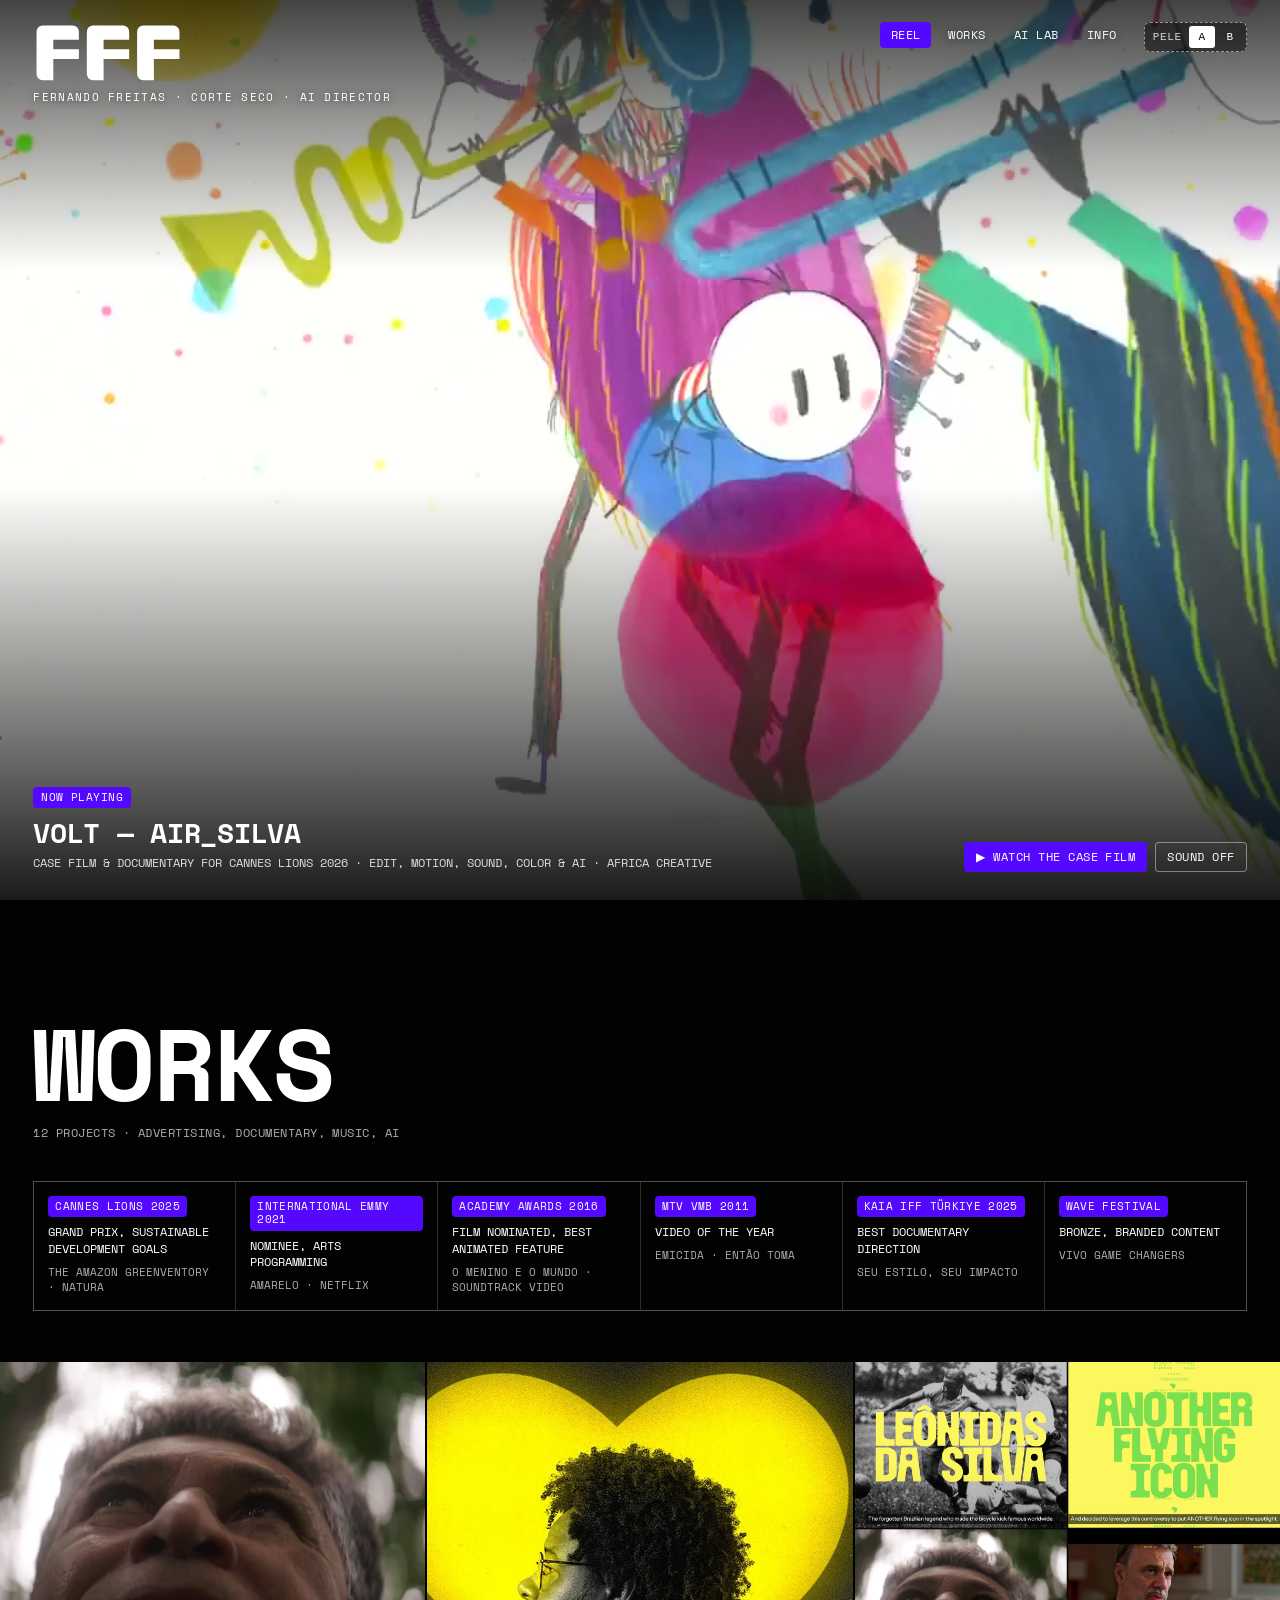
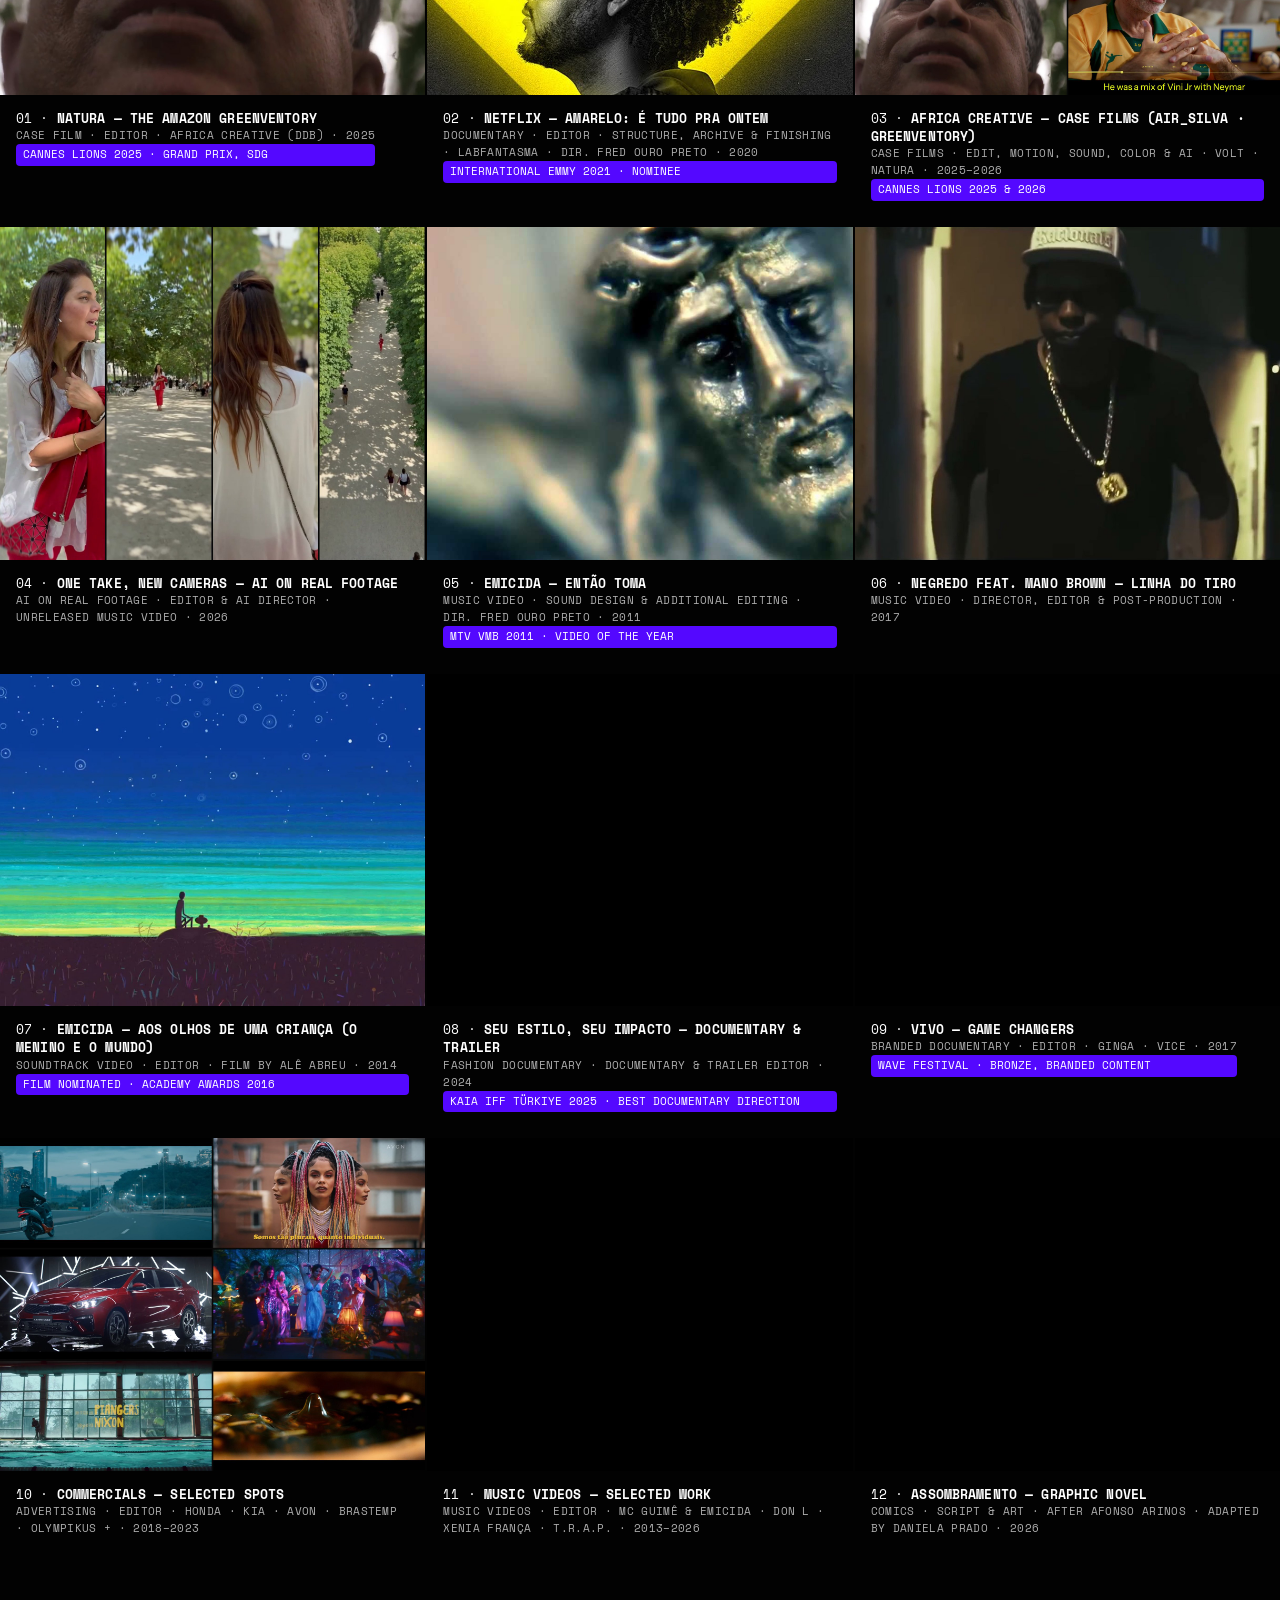
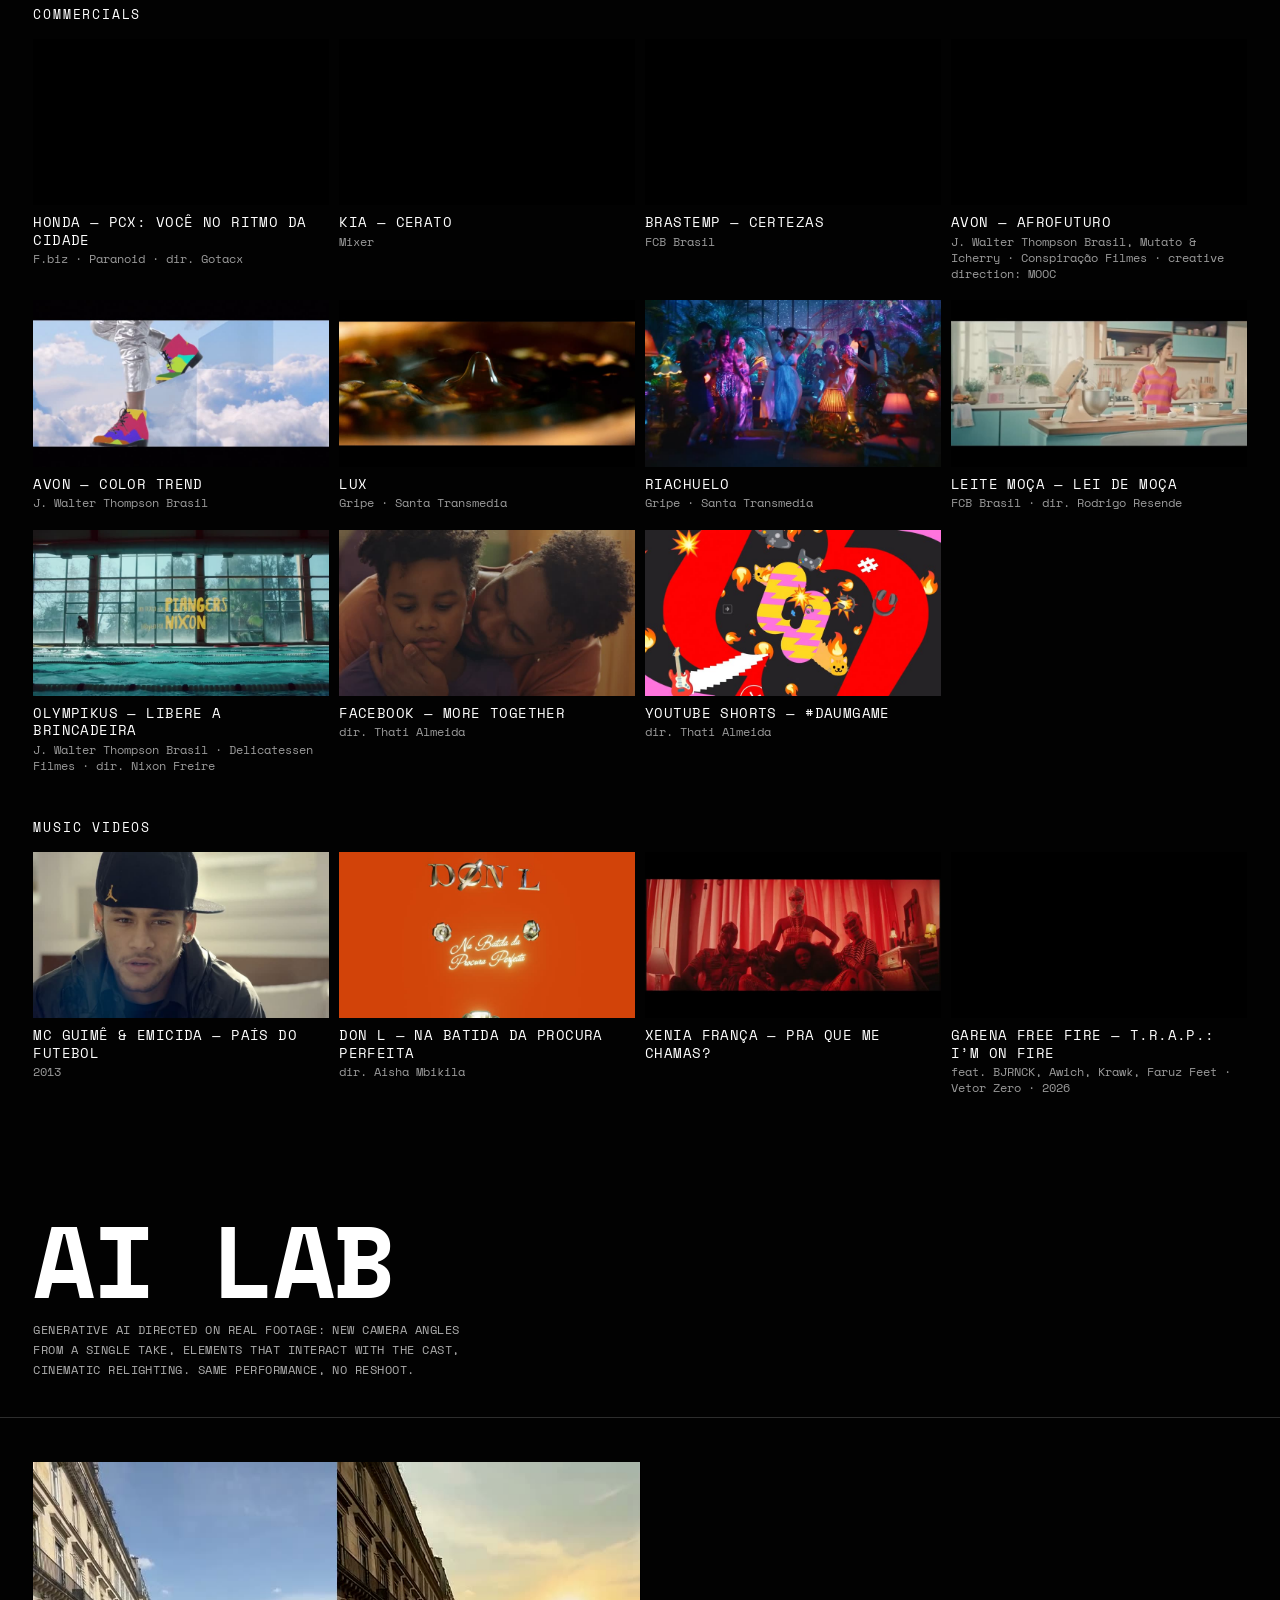
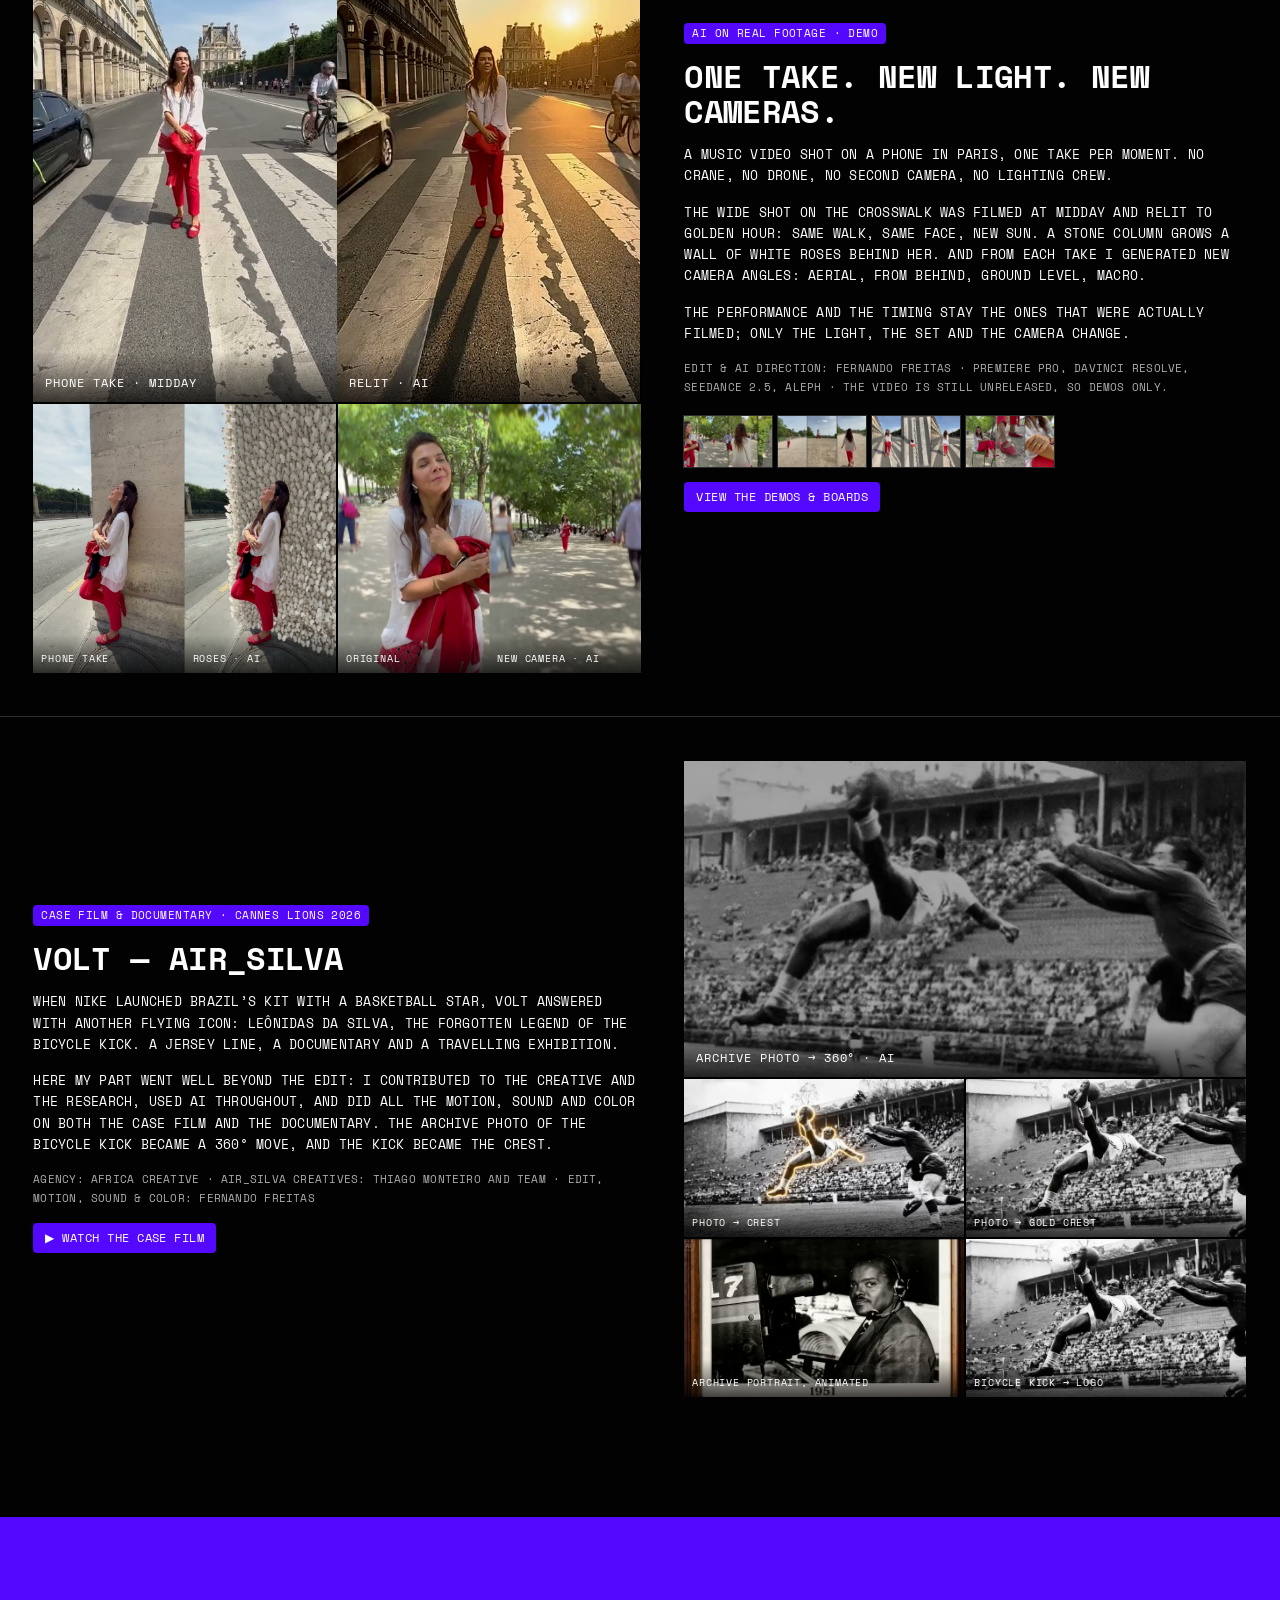
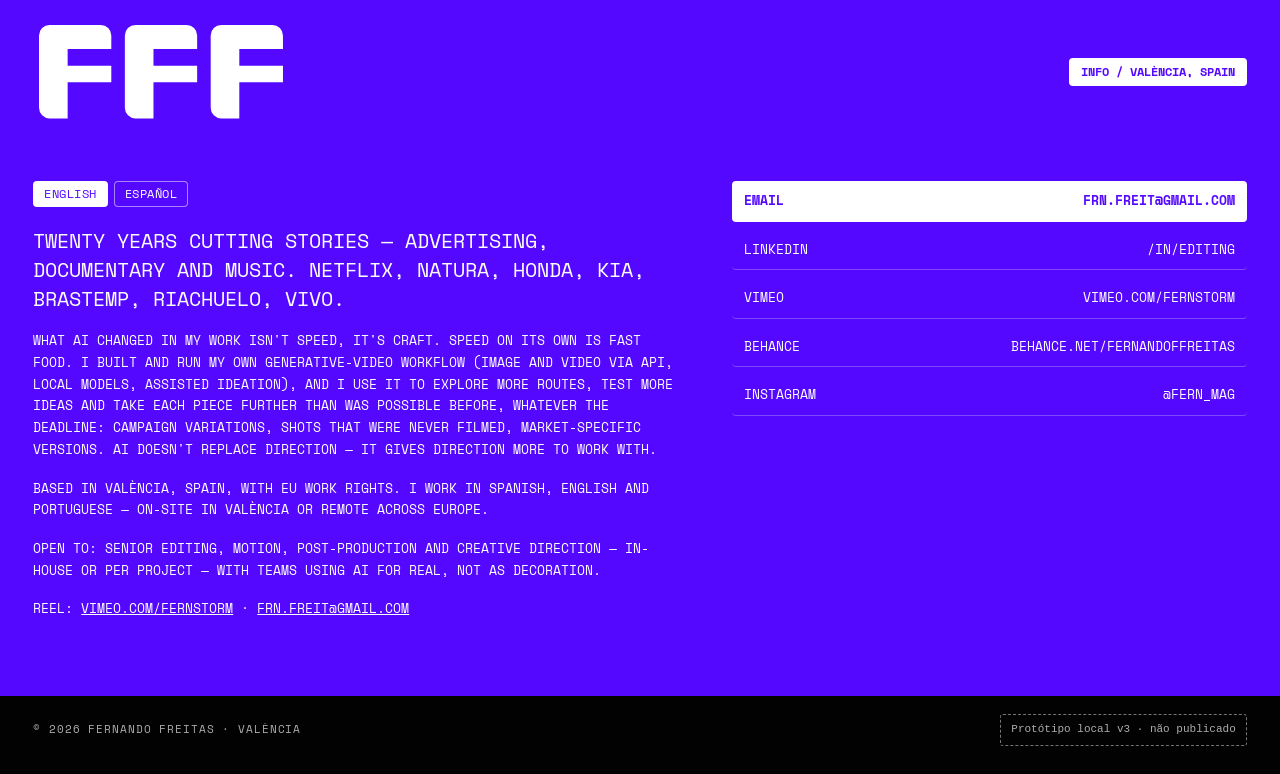
<file: index.html>
<!doctype html>
<html lang="en" data-skin="fff">
<head>
<meta charset="utf-8">
<meta name="viewport" content="width=device-width, initial-scale=1, viewport-fit=cover">
<title>Fernando Freitas — Senior Editor &amp; Creative Director</title>
<meta name="description" content="Fernando Freitas, senior editor and creative director based in València. Advertising, documentary and music for Netflix, Natura and Emicida, with an own generative-AI video pipeline.">
<!-- Protótipo local: tirar o noindex quando for publicar -->
<meta name="robots" content="noindex">
<meta name="theme-color" content="#020202">
<link rel="icon" href="data:image/svg+xml,%3Csvg xmlns='http://www.w3.org/2000/svg' viewBox='0 0 64 64'%3E%3Crect width='64' height='64' rx='10' fill='%230C0D10'/%3E%3Cpath d='M20 12h28v10H31v9h13v10H31v11H20z' fill='%23F3EEE4'/%3E%3C/svg%3E">
<script>
/* Pele antes da primeira pintura: ?skin=fff|storm tem prioridade, depois a última escolha. */
(function () {
  try {
    var q = new URLSearchParams(location.search).get('skin');
    var s = q || localStorage.getItem('ff-skin');
    if (s === 'fff' || s === 'storm') document.documentElement.setAttribute('data-skin', s);
  } catch (e) {}
})();
</script>
<link rel="preconnect" href="https://fonts.googleapis.com">
<link rel="preconnect" href="https://fonts.gstatic.com" crossorigin>
<link rel="stylesheet" href="https://fonts.googleapis.com/css2?family=Big+Shoulders+Display:wght@700;800&family=Hanken+Grotesk:wght@400;500;600&family=Space+Mono:wght@400;700&display=swap">
<link rel="stylesheet" href="css/site.css?v=1113f">
</head>
<body>
<a class="skip" href="#works">Skip to works</a>

<header class="top" id="top">
  <a class="brand" href="#reel" aria-label="Fernando Freitas, back to the reel">
    <!-- Pele A: logo FFF em bloco -->
    <span class="brand-fff">
      <svg class="fff-logo" viewBox="0 0 340 140" aria-hidden="true" focusable="false"><use href="#fff-mark"/></svg>
      <span class="brand-sub">Fernando Freitas · Corte Seco · AI Director</span>
    </span>
    <!-- Pele B: assinatura Tempestade (mesmas proporções do banner do LinkedIn) -->
    <span class="brand-storm">
      <span class="lockup" aria-hidden="true">
        <svg class="lockup-name" viewBox="0 0 945 128" focusable="false"><text x="0" y="126" textLength="945" lengthAdjust="spacing">FERNANDO FREITAS</text></svg>
        <svg class="lockup-sig" viewBox="0 0 945 30" focusable="false"><text x="1" y="27" textLength="943" lengthAdjust="spacing">SENIOR EDITOR <tspan class="slash">/</tspan> CREATIVE DIRECTOR <tspan class="slash">/</tspan> AI VIDEO PIPELINE</text></svg>
      </span>
    </span>
  </a>
  <nav class="nav" aria-label="Sections">
    <a href="#reel">Reel</a>
    <a href="#works">Works</a>
    <a href="#ailab">AI Lab</a>
    <a href="#info">Info</a>
  </nav>
  <div class="skin" role="group" aria-label="Pele do protótipo">
    <span class="skin-label" aria-hidden="true">Pele</span>
    <button type="button" data-set-skin="fff" title="Pele A · FFF" aria-label="Pele A, FFF">A</button>
    <button type="button" data-set-skin="storm" title="Pele B · Tempestade" aria-label="Pele B, Tempestade">B</button>
  </div>
</header>

<main>
  <h1 class="sr">Fernando Freitas — Senior Editor &amp; Creative Director</h1>

  <!-- REEL: filme em tela cheia -->
  <section class="hero" id="reel" aria-label="Reel">
    <video class="hero-video" id="heroVideo" autoplay muted loop playsinline preload="metadata" poster="assets/hero/hero_select_poster.jpg">
      <source src="assets/hero/hero_select_mobile.mp4" type="video/mp4" media="(max-width: 720px)">
      <source src="assets/hero/hero_select.mp4" type="video/mp4">
    </video>
    <div class="hero-hud">
      <div class="hero-now">
        <span class="tag">Now playing</span>
        <h2 class="hero-title" id="heroTitle">Volt — Air_Silva</h2>
        <p class="hero-credit" id="heroCredit">Case film &amp; documentary for Cannes Lions 2026 · Edit, motion, sound, color &amp; AI · Africa Creative</p>
      </div>
      <div class="hero-actions">
        <button type="button" class="btn btn-solid" id="heroOpen" data-open="3">▶ Watch the case film</button>
        <button type="button" class="btn btn-ghost" id="heroSound" aria-pressed="false" aria-label="Turn the film sound on">Sound off</button>
        <button type="button" class="btn btn-ghost" id="heroToggle" hidden aria-label="Pause the background film">Pause</button>
      </div>
    </div>
    <!-- Pele B: régua da timeline com o raio como agulha, andando com o filme -->
    <div class="hero-ruler" aria-hidden="true">
      <svg class="needle" viewBox="0 0 28 70" focusable="false">
        <path d="M6 0h16v10l-8 9-8-9z"/>
        <path class="needle-line" d="M14 18v16l-8 13 15-4-7 14v13" fill="none"/>
      </svg>
    </div>
  </section>

  <!-- WORKS -->
  <section class="sec works" id="works" aria-labelledby="worksTitle">
    <div class="sec-head">
      <h2 id="worksTitle">Works</h2>
      <p>12 projects · advertising, documentary, music, AI</p>
    </div>
    <ul class="awards" id="awards" aria-label="Awards and recognition"></ul>
    <ol class="grid" id="grid"></ol>
    <div id="selects"></div>
  </section>

  <!-- AI LAB -->
  <section class="sec ailab" id="ailab" aria-labelledby="labTitle">
    <div class="sec-head">
      <h2 id="labTitle">AI Lab</h2>
      <p>Generative AI directed on real footage: new camera angles from a single take, elements that interact with the cast, cinematic relighting. Same performance, no reshoot.</p>
    </div>

    <article class="lab">
      <div class="lab-media lab-stack">
        <button type="button" class="lab-fig lab-fig--main" data-open="4" data-item="0" aria-label="Open the relight demo: same take, new light">
          <video class="lab-v" muted loop playsinline preload="none" poster="assets/ailab/vitoria_relight.jpg" data-src="assets/ailab/vitoria_relight.mp4" width="900" height="800"></video>
          <span class="lab-ab" aria-hidden="true"><span>Phone take · midday</span><span>Relit · AI</span></span>
        </button>
        <button type="button" class="lab-fig" data-open="4" data-item="1" aria-label="Open the roses demo: a column that blooms">
          <video class="lab-v" muted loop playsinline preload="none" poster="assets/ailab/vitoria_roses.jpg" data-src="assets/ailab/vitoria_roses.mp4" width="900" height="800"></video>
          <span class="lab-ab" aria-hidden="true"><span>Phone take</span><span>Roses · AI</span></span>
        </button>
        <button type="button" class="lab-fig" data-open="4" data-item="2" aria-label="Open the new cameras demo">
          <video class="lab-v" id="labLoop" muted loop playsinline preload="none" poster="assets/ailab/onetake_original_x_ai_poster.jpg" data-src="assets/ailab/onetake_original_x_ai.mp4" width="800" height="720"></video>
          <span class="lab-ab" aria-hidden="true"><span>Original</span><span>New camera · AI</span></span>
        </button>
      </div>
      <div class="lab-text">
        <span class="tag">AI on real footage · demo</span>
        <h3>One Take. New Light. New Cameras.</h3>
        <p>A music video shot on a phone in Paris, one take per moment. No crane, no drone, no second camera, no lighting crew.</p>
        <p>The wide shot on the crosswalk was filmed at midday and relit to golden hour: same walk, same face, new sun. A stone column grows a wall of white roses behind her. And from each take I generated new camera angles: aerial, from behind, ground level, macro.</p>
        <p>The performance and the timing stay the ones that were actually filmed; only the light, the set and the camera change.</p>
        <p class="fine">Edit &amp; AI direction: Fernando Freitas · Premiere Pro, DaVinci Resolve, Seedance 2.5, Aleph · The video is still unreleased, so demos only.</p>
        <div class="lab-boards" id="labBoards" aria-label="Boards, one per take"></div>
        <button type="button" class="btn btn-solid" data-open="4">View the demos &amp; boards</button>
      </div>
    </article>

    <article class="lab lab--flip">
      <div class="lab-media lab-stack">
        <button type="button" class="lab-fig lab-fig--main lab-fig--wide" data-open="3" data-item="0" aria-label="Open the Air_Silva case film">
          <video class="lab-v" muted loop playsinline preload="none" poster="assets/ailab/silva_360.jpg" data-src="assets/ailab/silva_360.mp4" width="960" height="540"></video>
          <span class="lab-ab lab-ab--one" aria-hidden="true"><span>Archive photo → 360° · AI</span></span>
        </button>
        <button type="button" class="lab-fig lab-fig--wide" data-open="3" data-item="0" aria-label="Open the Air_Silva case film">
          <video class="lab-v" muted loop playsinline preload="none" poster="assets/ailab/silva_a1.jpg" data-src="assets/ailab/silva_a1.mp4" width="640" height="360"></video>
          <span class="lab-ab lab-ab--one" aria-hidden="true"><span>Photo → crest</span></span>
        </button>
        <button type="button" class="lab-fig lab-fig--wide" data-open="3" data-item="0" aria-label="Open the Air_Silva case film">
          <video class="lab-v" muted loop playsinline preload="none" poster="assets/ailab/silva_a2.jpg" data-src="assets/ailab/silva_a2.mp4" width="640" height="360"></video>
          <span class="lab-ab lab-ab--one" aria-hidden="true"><span>Photo → gold crest</span></span>
        </button>
        <button type="button" class="lab-fig lab-fig--wide" data-open="3" data-item="0" aria-label="Open the Air_Silva case film">
          <video class="lab-v" muted loop playsinline preload="none" poster="assets/ailab/silva_a3.jpg" data-src="assets/ailab/silva_a3.mp4" width="640" height="360"></video>
          <span class="lab-ab lab-ab--one" aria-hidden="true"><span>Archive portrait, animated</span></span>
        </button>
        <button type="button" class="lab-fig lab-fig--wide" data-open="3" data-item="0" aria-label="Open the Air_Silva case film">
          <video class="lab-v" muted loop playsinline preload="none" poster="assets/ailab/silva_a4.jpg" data-src="assets/ailab/silva_a4.mp4" width="640" height="360"></video>
          <span class="lab-ab lab-ab--one" aria-hidden="true"><span>Bicycle kick → logo</span></span>
        </button>
      </div>
      <div class="lab-text">
        <span class="tag">Case film &amp; documentary · Cannes Lions 2026</span>
        <h3>Volt — Air_Silva</h3>
        <p>When Nike launched Brazil’s kit with a basketball star, Volt answered with another flying icon: Leônidas da Silva, the forgotten legend of the bicycle kick. A jersey line, a documentary and a travelling exhibition.</p>
        <p>Here my part went well beyond the edit: I contributed to the creative and the research, used AI throughout, and did all the motion, sound and color on both the case film and the documentary. The archive photo of the bicycle kick became a 360° move, and the kick became the crest.</p>
        <p class="fine">Agency: Africa Creative · Air_Silva creatives: Thiago Monteiro and team · Edit, motion, sound &amp; color: Fernando Freitas</p>
        <button type="button" class="btn btn-solid" data-open="3">▶ Watch the case film</button>
      </div>
    </article>
  </section>

  <!-- INFO: sem retrato de propósito (foto oficial em aberto) -->
  <section class="sec info" id="info" aria-labelledby="infoTitle">
    <div class="info-top">
      <h2 id="infoTitle" class="sr">Info</h2>
      <div class="info-mark" aria-hidden="true">
        <svg class="fff-logo" viewBox="0 0 340 140" focusable="false"><use href="#fff-mark"/></svg>
        <span class="lockup">
          <svg class="lockup-name" viewBox="0 0 945 128" focusable="false"><text x="0" y="126" textLength="945" lengthAdjust="spacing">FERNANDO FREITAS</text></svg>
          <svg class="lockup-sig" viewBox="0 0 945 30" focusable="false"><text x="1" y="27" textLength="943" lengthAdjust="spacing">SENIOR EDITOR <tspan class="slash">/</tspan> CREATIVE DIRECTOR <tspan class="slash">/</tspan> AI VIDEO PIPELINE</text></svg>
        </span>
      </div>
      <span class="chip">Info / València, Spain</span>
    </div>

    <div class="info-grid">
      <div class="about">
        <div class="lang" role="group" aria-label="About language">
          <button type="button" data-lang="en" aria-pressed="true">English</button>
          <button type="button" data-lang="es" aria-pressed="false">Español</button>
        </div>

        <div class="about-text" data-lang-panel="en" lang="en">
          <p class="lead">Twenty years cutting stories — advertising, documentary and music. Netflix, Natura, Honda, Kia, Brastemp, Riachuelo, VIVO.</p>
          <p>What AI changed in my work isn't speed, it's craft. Speed on its own is fast food. I built and run my own generative-video workflow (image and video via API, local models, assisted ideation), and I use it to explore more routes, test more ideas and take each piece further than was possible before, whatever the deadline: campaign variations, shots that were never filmed, market-specific versions. AI doesn't replace direction — it gives direction more to work with.</p>
          <p>Based in València, Spain, with EU work rights. I work in Spanish, English and Portuguese — on-site in València or remote across Europe.</p>
          <p>Open to: senior editing, motion, post-production and creative direction — in-house or per project — with teams using AI for real, not as decoration.</p>
          <p>Reel: <a href="https://vimeo.com/fernstorm" target="_blank" rel="noopener">vimeo.com/fernstorm</a> · <a href="mailto:frn.freit@gmail.com">frn.freit@gmail.com</a></p>
        </div>

        <div class="about-text" data-lang-panel="es" lang="es" hidden>
          <p class="lead">Monto historias desde hace 20 años. Publicidad, documental y música: Netflix, Natura, Honda, Kia, Brastemp, Riachuelo, VIVO.</p>
          <p>Lo que la IA cambió en mi trabajo no es la velocidad, es el oficio. La velocidad sola es comida rápida. Trabajo con un flujo propio de vídeo generativo (imagen y vídeo por API, modelos locales, ideación asistida), montado y afinado por mí, y lo uso para explorar más caminos, probar más ideas y llevar cada pieza más lejos de lo que antes era posible, sea cual sea el plazo: variaciones de campaña, planos que no se rodaron, versiones por mercado. La IA no sustituye la dirección; le da más con qué trabajar.</p>
          <p>Vivo en València desde 2026, con derecho a trabajar en la UE (régimen comunitario). Trabajo en español, inglés y portugués, presencial en València o en remoto para Europa.</p>
          <p>Busco: edición sénior, motion, postproducción y dirección creativa — in-house o por proyecto — en equipos que quieran usar IA en serio y no como adorno.</p>
          <p>Reel: <a href="https://vimeo.com/fernstorm" target="_blank" rel="noopener">vimeo.com/fernstorm</a> · <a href="mailto:frn.freit@gmail.com">frn.freit@gmail.com</a></p>
        </div>
      </div>

      <ul class="contact" aria-label="Contact and links">
        <li class="hi"><a href="mailto:frn.freit@gmail.com"><span>Email</span><span>frn.freit@gmail.com</span></a></li>
        <li><a href="https://www.linkedin.com/in/editing" target="_blank" rel="noopener"><span>LinkedIn</span><span>/in/editing</span></a></li>
        <li><a href="https://vimeo.com/fernstorm" target="_blank" rel="noopener"><span>Vimeo</span><span>vimeo.com/fernstorm</span></a></li>
        <li><a href="https://www.behance.net/fernandoffreitas" target="_blank" rel="noopener"><span>Behance</span><span>behance.net/fernandoffreitas</span></a></li>
        <li><a href="https://www.instagram.com/fern_mag" target="_blank" rel="noopener"><span>Instagram</span><span>@fern_mag</span></a></li>
      </ul>
    </div>
  </section>
</main>

<footer class="foot">
  <span>© 2026 Fernando Freitas · València</span>
  <span class="proto-note">Protótipo local v3 · não publicado</span>
</footer>

<!-- Player: abre o vídeo (Vimeo, YouTube ou arquivo local) ou as imagens de cada projeto -->
<dialog class="player" id="player" aria-labelledby="pTitle">
  <div class="player-bar">
    <span class="player-count" id="pCount"></span>
    <div class="player-nav">
      <button type="button" class="btn btn-ghost" id="pPrev" aria-label="Previous project">←</button>
      <button type="button" class="btn btn-ghost" id="pNext" aria-label="Next project">→</button>
      <button type="button" class="btn btn-solid" id="pClose" autofocus>Close ✕</button>
    </div>
  </div>
  <div class="player-body">
    <div class="player-stage">
      <div class="stage" id="pStage"></div>
      <p class="proto" id="pProto" hidden></p>
    </div>
    <aside class="player-info">
      <p class="p-kind" id="pKind"></p>
      <h2 id="pTitle"></h2>
      <p class="p-meta" id="pMeta"></p>
      <p class="p-award" id="pAward"></p>
      <ol class="p-list" id="pList"></ol>
      <div class="p-desc" id="pDesc"></div>
      <p class="p-credits" id="pCredits"></p>
      <div class="p-links" id="pLinks"></div>
    </aside>
  </div>
</dialog>

<!-- Marca FFF (monolito do estudo do Gemini), uma vez só; os logos usam <use> -->
<svg width="0" height="0" style="position:absolute" aria-hidden="true" focusable="false">
  <symbol id="fff-mark" viewBox="0 0 340 140">
    <path fill="currentColor" d="M22 8h68a14 14 0 0 1 14 14v18H46v22h58v22H46v48H22a14 14 0 0 1-14-14V22A14 14 0 0 1 22 8zM136 8h68a14 14 0 0 1 14 14v18h-58v22h58v22h-58v48h-24a14 14 0 0 1-14-14V22a14 14 0 0 1 14-14zM250 8h68a14 14 0 0 1 14 14v18h-58v22h58v22h-58v48h-24a14 14 0 0 1-14-14V22a14 14 0 0 1 14-14z"/>
  </symbol>
</svg>

<script src="js/data.js?v=1113f" defer></script>
<script src="js/site.js?v=1113f" defer></script>
</body>
</html>
</file>
<file: css/site.css>
/* Fernando Freitas — site v3 (protótipo local)
   Uma estrutura, duas peles trocadas por html[data-skin]:
     fff   = Pele A, protótipo do Gemini (logo FFF, mono em caixa alta, roxo #5408FF)
     storm = Pele B, identidade "Tempestade" do LinkedIn (Knockout, grafite, amarelo #FFD21F)
   Ordem do arquivo: fontes · tokens das peles · base · cabeçalho · hero · seções · works · ai lab · info · player. */

/* ---------- Fontes ----------
   Knockout está instalada neste Mac: aqui entra por local(). Para publicar precisa de licença de webfont;
   sem ela, cai em Big Shoulders Display (Google Fonts). */
@font-face { font-family: "Knockout 68"; src: local("Knockout-HTF68-FullFeatherwt"), local("Knockout HTF68-FullFeatherwt"); font-display: swap; }
@font-face { font-family: "Knockout 50"; src: local("Knockout-HTF50-Welterweight"), local("Knockout HTF50-Welterweight"); font-display: swap; }

/* ---------- Tokens ---------- */
:root {
  --pad: clamp(16px, 2.6vw, 36px);
  --r: 4px;
  --ease: cubic-bezier(.2, .7, .2, 1);
  --head: 72px;
}
/* Pele A: a cor de destaque troca a cada filme da abertura: azul, amarelo, vermelho. */
html[data-skin="fff"][data-tone="1"] { --accent: #FFD21F; --on-accent: #0b0b0b; }
html[data-skin="fff"][data-tone="2"] { --accent: #FF2A1C; --on-accent: #ffffff; }
html[data-skin="fff"][data-tone="3"] { --accent: #00D7FF; --on-accent: #0b0b0b; }
html[data-skin="fff"][data-tone="4"] { --accent: #FF6EC4; --on-accent: #0b0b0b; }
html[data-skin="fff"][data-tone="5"] { --accent: #FF8A00; --on-accent: #0b0b0b; }
html[data-skin="fff"][data-tone="6"] { --accent: #B4FF3B; --on-accent: #0b0b0b; }
html[data-skin="fff"] {
  --bg: #020202; --bg2: #0c0c0f; --fg: #ffffff;
  --muted: rgba(255, 255, 255, .68); --dim: rgba(255, 255, 255, .45);
  --line: rgba(255, 255, 255, .17);
  --accent: #5408FF; --on-accent: #ffffff;
  --focus: #ffffff;
  --info-bg: var(--accent); --info-fg: var(--on-accent);
  --f-display: "OCR A Std", "ocr-a-std", "Space Mono", "PT Mono", ui-monospace, Menlo, monospace;
  --f-label: var(--f-display);
  --f-body: var(--f-display);
}
html[data-skin="storm"] {
  --bg: #0C0D10; --bg2: #15171C; --fg: #F3EEE4;
  --muted: #A8A296; --dim: #6B675F;
  --line: rgba(243, 238, 228, .14);
  --accent: #FFD21F; --on-accent: #0C0D10;
  --focus: #FFD21F;
  --info-bg: #15171C; --info-fg: #F3EEE4;
  --f-display: "Knockout 68", "Big Shoulders Display", "Arial Narrow", Impact, sans-serif;
  --f-label: "Knockout 50", "Big Shoulders Display", "Arial Narrow", sans-serif;
  --f-body: "Hanken Grotesk", system-ui, -apple-system, "Helvetica Neue", Arial, sans-serif;
}

/* ---------- Base ---------- */
*, *::before, *::after { box-sizing: border-box; }
html { -webkit-text-size-adjust: 100%; scroll-behavior: smooth; background: var(--bg); }
html:has(dialog[open]) { overflow: hidden; }
body {
  margin: 0; background: var(--bg); color: var(--fg);
  font-family: var(--f-body); font-size: 16px; line-height: 1.5;
  -webkit-font-smoothing: antialiased; overflow-x: hidden;
}
h1, h2, h3, p, ul, ol { margin: 0; padding: 0; font-weight: inherit; font-size: inherit; }
ul, ol { list-style: none; }
img, video { display: block; max-width: 100%; }
a { color: inherit; }
button { font: inherit; color: inherit; background: none; border: 0; padding: 0; margin: 0; cursor: pointer; text-align: inherit; border-radius: 0; }
:focus-visible { outline: 2px solid var(--focus); outline-offset: 3px; }
.sr { position: absolute; width: 1px; height: 1px; overflow: hidden; clip-path: inset(50%); white-space: nowrap; }
.skip { position: fixed; left: 12px; top: -80px; z-index: 100; background: var(--accent); color: var(--on-accent); padding: 10px 14px; border-radius: var(--r); text-decoration: none; }
.skip:focus { top: 12px; }
@media (prefers-reduced-motion: reduce) {
  html { scroll-behavior: auto; }
  *, *::before, *::after { transition-duration: .01ms !important; animation-duration: .01ms !important; }
}

/* Botões */
.btn { display: inline-flex; align-items: center; justify-content: center; gap: 8px; white-space: nowrap; text-transform: uppercase; line-height: 1; text-decoration: none; transition: opacity .15s, background .15s, color .15s, box-shadow .15s; }
[data-skin="fff"] .btn { padding: 9px 12px; border-radius: var(--r); font-size: 12px; letter-spacing: .04em; }
[data-skin="fff"] .btn-solid { background: var(--accent); color: var(--on-accent); }
[data-skin="fff"] .btn-ghost { box-shadow: inset 0 0 0 1px rgba(255, 255, 255, .42); }
[data-skin="fff"] .btn:hover { opacity: .84; }
[data-skin="storm"] .btn { padding: 12px 17px 10px; border-radius: 3px; font-family: var(--f-label); font-size: 16px; letter-spacing: .14em; }
[data-skin="storm"] .btn-solid { background: var(--accent); color: var(--on-accent); }
[data-skin="storm"] .btn-solid:hover { background: var(--fg); }
[data-skin="storm"] .btn-ghost { box-shadow: inset 0 0 0 1px rgba(243, 238, 228, .42); color: var(--fg); }
[data-skin="storm"] .btn-ghost:hover { box-shadow: inset 0 0 0 1px var(--accent); color: var(--accent); }

/* Etiqueta curta acima dos títulos */
[data-skin="fff"] .tag { display: inline-block; background: var(--accent); color: var(--on-accent); padding: 4px 8px; border-radius: var(--r); font-size: 11px; line-height: 1.2; text-transform: uppercase; letter-spacing: .04em; }
[data-skin="storm"] .tag { display: inline-flex; align-items: center; gap: 9px; font-family: var(--f-label); font-size: 15px; line-height: 1.1; letter-spacing: .16em; text-transform: uppercase; color: var(--accent); }
[data-skin="storm"] .tag::before { content: ""; flex: none; width: 8px; height: 8px; background: var(--accent); }

/* Avisos que só existem no protótipo */
.proto, .proto-note { font: 11px/1.45 ui-monospace, Menlo, monospace; letter-spacing: 0; text-transform: none; color: var(--muted); border: 1px dashed var(--dim); padding: 7px 10px; border-radius: 3px; }

/* ---------- Cabeçalho ---------- */
.top {
  position: fixed; inset: 0 0 auto 0; z-index: 50;
  display: grid; grid-template-columns: auto 1fr auto auto; grid-template-areas: "brand . nav skin";
  align-items: start; column-gap: 16px;
  padding: 22px var(--pad) 16px; color: #fff;
  transition: padding .25s var(--ease);
  pointer-events: none;
}
.top > * { pointer-events: auto; }
.top::before { content: ""; position: absolute; inset: 0; z-index: -1; background: var(--bg); border-bottom: 1px solid var(--line); opacity: 0; transition: opacity .25s; }
.top.is-solid { padding-block: 12px 10px; }
.top.is-solid::before { opacity: .96; }

.brand { grid-area: brand; display: block; text-decoration: none; color: inherit; min-width: 0; }
.brand-fff, .brand-storm { display: none; }
[data-skin="fff"] .brand-fff { display: grid; gap: 7px; }
[data-skin="storm"] .brand-storm { display: block; }

.fff-logo { display: block; width: 150px; aspect-ratio: 340 / 140; height: auto; transition: width .25s var(--ease); }
.brand-sub { font-size: 11px; line-height: 1.2; letter-spacing: .12em; text-transform: uppercase; text-shadow: 0 1px 8px rgba(0, 0, 0, .7); }
.top.is-solid .fff-logo { width: 88px; }
.top.is-solid .brand-sub { display: none; }

/* Assinatura Tempestade: mesma proporção do banner do LinkedIn (gen.py) */
.lockup { --lw: 300px; display: grid; gap: calc(var(--lw) * .034); width: var(--lw); transition: width .25s var(--ease); }
.lockup svg { display: block; width: 100%; height: auto; overflow: visible; }
.lockup-name text { font-family: var(--f-display); font-size: 176px; fill: var(--fg); }
.lockup-sig text { font-family: var(--f-label); font-size: 37px; fill: var(--muted); }
.lockup .slash { fill: var(--accent); }
.top .lockup-sig text { fill: #cdc7ba; }
.top.is-solid .lockup { --lw: 176px; }
.top.is-solid .lockup-sig { display: none; }

.nav { grid-area: nav; display: flex; gap: 6px; align-items: center; }
.nav a { display: block; text-decoration: none; text-transform: uppercase; white-space: nowrap; }
[data-skin="fff"] .nav a { padding: 7px 11px; border-radius: var(--r); font-size: 12px; line-height: 1; letter-spacing: .04em; text-shadow: 0 1px 8px rgba(0, 0, 0, .6); }
[data-skin="fff"] .nav a:hover { opacity: .82; }
[data-skin="fff"] .nav a.is-active { background: var(--accent); color: var(--on-accent); text-shadow: none; }
[data-skin="storm"] .nav { gap: 24px; margin-right: 6px; }
[data-skin="storm"] .nav a { font-family: var(--f-label); font-size: 17px; line-height: 1; letter-spacing: .15em; padding: 7px 0 5px; border-bottom: 2px solid transparent; color: var(--fg); text-shadow: 0 1px 10px rgba(0, 0, 0, .55); transition: color .15s, border-color .15s; }
[data-skin="storm"] .nav a:hover { color: var(--accent); }
[data-skin="storm"] .nav a.is-active { border-bottom-color: var(--accent); }

/* Troca de pele: controle do protótipo, neutro nas duas peles */
.skin { grid-area: skin; display: flex; align-items: center; gap: 2px; padding: 3px; border: 1px dashed rgba(255, 255, 255, .5); border-radius: 6px; background: rgba(0, 0, 0, .5); font: 11px/1 ui-monospace, Menlo, monospace; text-transform: uppercase; letter-spacing: .06em; color: #fff; }
.skin-label { padding: 0 5px 0 5px; opacity: .78; }
.skin button { min-width: 26px; height: 22px; border-radius: 3px; text-align: center; }
.skin button:hover { background: rgba(255, 255, 255, .18); }
.skin button[aria-pressed="true"] { background: #fff; color: #000; }

/* ---------- Hero: filme em tela cheia ---------- */
.hero { position: relative; height: 100vh; height: 100svh; min-height: 520px; background: #000; overflow: hidden; color: #fff; }
.hero-video { position: absolute; inset: 0; width: 100%; height: 100%; object-fit: cover; }
.hero::after { content: ""; position: absolute; inset: 0; pointer-events: none; background: linear-gradient(180deg, rgba(2, 2, 2, .74) 0%, rgba(2, 2, 2, 0) 30%, rgba(2, 2, 2, 0) 54%, rgba(2, 2, 2, .9) 100%); }
.hero-hud { position: absolute; z-index: 2; left: var(--pad); right: var(--pad); bottom: 28px; display: flex; justify-content: space-between; align-items: flex-end; gap: 18px 32px; flex-wrap: wrap; }
.hero-now { min-width: 0; max-width: min(100%, 940px); }
.hero-actions { display: flex; gap: 8px; flex-wrap: wrap; }

[data-skin="fff"] .hero-title { margin-top: 9px; font-size: clamp(18px, 2.2vw, 28px); font-weight: 700; line-height: 1.15; text-transform: uppercase; letter-spacing: -.01em; }
[data-skin="fff"] .hero-credit { margin-top: 5px; font-size: 12px; line-height: 1.5; text-transform: uppercase; color: rgba(255, 255, 255, .84); }

[data-skin="storm"] .hero-hud { bottom: 76px; }
[data-skin="storm"] .hero-title { margin-top: 12px; font-family: var(--f-display); font-size: clamp(60px, 9.4vw, 148px); line-height: .84; text-transform: uppercase; color: var(--fg); }
[data-skin="storm"] .hero-credit { margin-top: 14px; font-family: var(--f-label); font-size: clamp(13px, 1.15vw, 17px); line-height: 1.35; letter-spacing: .12em; text-transform: uppercase; color: #cdc7ba; }

/* Régua da timeline + agulha (só na pele B) */
.hero-ruler { display: none; }
[data-skin="storm"] .hero-ruler {
  display: block; position: absolute; z-index: 2; left: 0; right: 0; bottom: 0; height: 46px;
  border-top: 1px solid rgba(243, 238, 228, .3);
  background:
    repeating-linear-gradient(90deg, rgba(243, 238, 228, .55) 0 1.5px, transparent 1.5px 120px) 0 0 / 100% 13px no-repeat,
    repeating-linear-gradient(90deg, rgba(243, 238, 228, .28) 0 1.5px, transparent 1.5px 24px) 0 0 / 100% 7px no-repeat,
    rgba(12, 13, 16, .6);
}
.needle { position: absolute; top: -20px; left: calc(var(--p, 0) * 100%); width: 26px; height: 66px; transform: translateX(-50%); fill: var(--accent); overflow: visible; filter: drop-shadow(0 0 7px rgba(255, 210, 31, .55)); }
.needle-line { stroke: var(--accent); stroke-width: 2.2; stroke-linejoin: miter; stroke-miterlimit: 8; }

/* ---------- Seções ---------- */
.sec { position: relative; scroll-margin-top: var(--head); }
.sec-head { display: grid; gap: 14px; padding: clamp(56px, 9vw, 120px) var(--pad) clamp(22px, 3vw, 38px); }
.sec-head p { max-width: 66ch; }

[data-skin="fff"] .sec-head h2 { font-size: clamp(40px, 8vw, 112px); font-weight: 700; line-height: .92; letter-spacing: -.02em; text-transform: uppercase; }
[data-skin="fff"] .sec-head p { font-size: 12px; line-height: 1.65; letter-spacing: .04em; text-transform: uppercase; color: var(--muted); }

[data-skin="storm"] .sec-head { gap: 16px; }
[data-skin="storm"] .sec-head h2 { font-family: var(--f-display); font-size: clamp(92px, 16vw, 250px); line-height: .78; text-transform: uppercase; }
[data-skin="storm"] .sec-head p { font-family: var(--f-label); font-size: clamp(14px, 1.2vw, 17px); line-height: 1.45; letter-spacing: .12em; text-transform: uppercase; color: var(--muted); }
[data-skin="storm"] .sec-head::after {
  content: ""; height: 13px; margin-top: 6px; border-top: 1px solid var(--line);
  background:
    repeating-linear-gradient(90deg, rgba(243, 238, 228, .4) 0 1.5px, transparent 1.5px 120px) 0 0 / 100% 13px no-repeat,
    repeating-linear-gradient(90deg, rgba(243, 238, 228, .2) 0 1.5px, transparent 1.5px 24px) 0 0 / 100% 7px no-repeat;
}

/* ---------- Prêmios ---------- */
.awards { display: grid; grid-template-columns: repeat(2, minmax(0, 1fr)); gap: 1px; margin: 0 var(--pad) clamp(28px, 4vw, 52px); background: var(--line); border: 1px solid var(--line); }
@media (min-width: 720px) { .awards { grid-template-columns: repeat(3, minmax(0, 1fr)); } }
@media (min-width: 1280px) { .awards { grid-template-columns: repeat(6, minmax(0, 1fr)); } }
.awards li { background: var(--bg); }
.awards button { display: flex; flex-direction: column; align-items: flex-start; gap: 7px; width: 100%; height: 100%; padding: 14px; transition: background .15s, color .15s; }
.awards span { display: block; }

[data-skin="fff"] .aw-name { background: var(--accent); color: var(--on-accent); padding: 4px 7px; border-radius: var(--r); font-size: 11px; line-height: 1.2; text-transform: uppercase; letter-spacing: .03em; }
[data-skin="fff"] .aw-cat { font-size: 12px; line-height: 1.4; text-transform: uppercase; }
[data-skin="fff"] .aw-proj { font-size: 11px; line-height: 1.4; text-transform: uppercase; color: var(--muted); }
[data-skin="fff"] .awards button:hover { background: var(--accent); }
[data-skin="fff"] .awards button:hover .aw-name { background: var(--on-accent); color: var(--accent); }
[data-skin="fff"] .awards button:hover .aw-proj { color: var(--on-accent); }

[data-skin="storm"] .awards button { padding: 18px 16px 16px; gap: 8px; }
[data-skin="storm"] .aw-name { font-family: var(--f-label); font-size: 15px; line-height: 1.1; letter-spacing: .14em; text-transform: uppercase; color: var(--accent); }
[data-skin="storm"] .aw-cat { font-family: var(--f-display); font-size: clamp(23px, 1.9vw, 28px); line-height: .96; text-transform: uppercase; }
[data-skin="storm"] .aw-proj { font-size: 13px; line-height: 1.35; color: var(--muted); }
[data-skin="storm"] .awards button:hover { background: var(--bg2); }

/* ---------- Works: grade de capas ---------- */
.grid { display: grid; grid-template-columns: minmax(0, 1fr); gap: 2px; }
@media (min-width: 680px) { .grid { grid-template-columns: repeat(2, minmax(0, 1fr)); } }
@media (min-width: 1100px) { .grid { grid-template-columns: repeat(3, minmax(0, 1fr)); } }
.card { display: flex; flex-direction: column; width: 100%; height: 100%; }
.card span { display: block; }
.card-img { position: relative; aspect-ratio: 808 / 632; overflow: hidden; background: #000; }
.card-img img { width: 100%; height: 100%; object-fit: cover; transition: transform .7s var(--ease); }
.card:hover .card-img img, .card:focus-visible .card-img img { transform: scale(1.022); }
.card-play { position: absolute; top: 12px; right: 12px; opacity: 0; transition: opacity .2s; text-transform: uppercase; line-height: 1; }
.card:hover .card-play, .card:focus-visible .card-play { opacity: 1; }
.card-cap { display: grid; gap: 7px; align-content: start; justify-items: start; flex: 1; padding: 14px 16px 24px; }

[data-skin="fff"] .card { background: var(--bg); }
[data-skin="fff"] .card-cap { transition: background .15s; }
[data-skin="fff"] .card-title { font-size: 13px; font-weight: 700; line-height: 1.4; letter-spacing: .01em; text-transform: uppercase; }
[data-skin="fff"] .card-n { display: inline; font-weight: 400; }
[data-skin="fff"] .card-n::after { content: "\00a0·\00a0"; }
[data-skin="fff"] .card-meta { font-size: 11px; line-height: 1.55; letter-spacing: .03em; text-transform: uppercase; color: var(--muted); }
[data-skin="fff"] .card-award { background: var(--accent); color: var(--on-accent); padding: 4px 7px; border-radius: var(--r); font-size: 11px; line-height: 1.25; text-transform: uppercase; }
[data-skin="fff"] .card-play { background: var(--accent); color: var(--on-accent); padding: 6px 9px; border-radius: var(--r); font-size: 11px; letter-spacing: .04em; }
[data-skin="fff"] .card:hover .card-cap, [data-skin="fff"] .card:focus-visible .card-cap { background: var(--accent); }
[data-skin="fff"] .card:hover .card-meta, [data-skin="fff"] .card:focus-visible .card-meta { color: var(--on-accent); }
[data-skin="fff"] .card:hover .card-award, [data-skin="fff"] .card:focus-visible .card-award { background: var(--on-accent); color: var(--accent); }

[data-skin="storm"] .card { background: var(--bg2); }
[data-skin="storm"] .card-cap { position: relative; gap: 8px; padding: 18px 18px 28px; }
[data-skin="storm"] .card-cap::before { content: ""; position: absolute; left: 0; top: 0; width: 100%; height: 2px; background: var(--accent); transform: scaleX(0); transform-origin: left; transition: transform .4s var(--ease); }
[data-skin="storm"] .card:hover .card-cap::before, [data-skin="storm"] .card:focus-visible .card-cap::before { transform: scaleX(1); }
[data-skin="storm"] .card-title { font-family: var(--f-display); font-size: clamp(28px, 2.5vw, 38px); line-height: .92; text-transform: uppercase; }
[data-skin="storm"] .card-n { margin-bottom: 8px; font-family: var(--f-label); font-size: 14px; line-height: 1; letter-spacing: .16em; color: var(--dim); }
[data-skin="storm"] .card-meta { font-size: 13.5px; line-height: 1.4; color: var(--muted); }
[data-skin="storm"] .card-award { font-family: var(--f-label); font-size: 14.5px; line-height: 1.2; letter-spacing: .13em; text-transform: uppercase; color: var(--accent); }
[data-skin="storm"] .card-play { background: var(--accent); color: var(--on-accent); padding: 8px 10px 6px; border-radius: 3px; font-family: var(--f-label); font-size: 14px; letter-spacing: .14em; }

/* ---------- AI Lab ---------- */
.lab { display: grid; gap: clamp(20px, 3.4vw, 56px); align-items: center; padding: clamp(22px, 3.4vw, 48px) var(--pad); border-top: 1px solid var(--line); }
@media (min-width: 900px) {
  .lab { grid-template-columns: minmax(0, 1.08fr) minmax(0, 1fr); }
  .lab--flip .lab-media { order: 2; }
}
.lab-media { display: block; width: 100%; overflow: hidden; }
.lab-media--loop { position: relative; background: #000; }
.lab-ab { position: absolute; inset: auto 0 0 0; display: grid; grid-template-columns: 1fr 1fr; pointer-events: none; }
.lab-ab span { padding: 22px 12px 10px; font-family: var(--f-label); font-size: 12px; letter-spacing: .08em; text-transform: uppercase; text-align: left; color: #fff; background: linear-gradient(to top, rgba(0,0,0,.72), transparent); }
.lab-ab span + span { color: var(--accent); }
[data-skin="fff"] .lab-ab span + span { color: #fff; }
.lab-media--loop video { width: 100%; height: auto; max-height: 78vh; aspect-ratio: 800 / 720; object-fit: contain; margin: 0 auto; }
.lab-stack { display: grid; grid-template-columns: 1fr 1fr; gap: 2px; background: #000; }
.lab-fig { position: relative; display: block; overflow: hidden; aspect-ratio: 9 / 8; background: #000; }
.lab-fig--wide { aspect-ratio: 16 / 9; }
.lab-fig--main { grid-column: 1 / -1; }
.lab-fig video { display: block; width: 100%; height: 100%; object-fit: cover; transition: transform .7s var(--ease); }
.lab-fig:hover video { transform: scale(1.02); }
.lab-fig:not(.lab-fig--main) .lab-ab span { padding: 16px 8px 7px; font-size: 10px; }
.lab-ab--one { grid-template-columns: 1fr; }
.lab-text { display: grid; gap: 15px; justify-items: start; max-width: 62ch; }
.lab-boards { display: flex; gap: 6px; flex-wrap: wrap; margin-top: 4px; }
.lab-boards button { width: 88px; aspect-ratio: 1632 / 960; overflow: hidden; box-shadow: 0 0 0 1px var(--line); transition: box-shadow .15s; }
.lab-boards button:hover { box-shadow: 0 0 0 2px var(--accent); }
.lab-boards img { width: 100%; height: 100%; object-fit: cover; }

[data-skin="fff"] .lab-text h3 { font-size: clamp(20px, 2.5vw, 34px); font-weight: 700; line-height: 1.1; letter-spacing: -.02em; text-transform: uppercase; }
[data-skin="fff"] .lab-text p { font-size: 12.5px; line-height: 1.7; letter-spacing: .02em; text-transform: uppercase; }
[data-skin="fff"] .lab-text .fine { font-size: 11px; color: var(--muted); }

[data-skin="storm"] .lab-text h3 { font-family: var(--f-display); font-size: clamp(46px, 5.4vw, 84px); line-height: .86; text-transform: uppercase; }
[data-skin="storm"] .lab-text p { font-size: 16.5px; line-height: 1.6; }
[data-skin="storm"] .lab-text .fine { font-size: 13.5px; line-height: 1.5; color: var(--muted); }

/* ---------- Info ---------- */
.info { --focus: var(--info-fg); display: flex; flex-direction: column; gap: clamp(30px, 4.4vw, 60px); min-height: 78vh; margin-top: clamp(40px, 6vw, 90px); padding: clamp(56px, 8vw, 104px) var(--pad) clamp(44px, 6vw, 76px); background: var(--info-bg); color: var(--info-fg); }
.info-top { display: flex; justify-content: space-between; align-items: center; gap: 18px; flex-wrap: wrap; }
.info-mark .fff-logo { width: clamp(170px, 20vw, 260px); }
.info-mark .lockup { --lw: clamp(280px, 46vw, 640px); }
[data-skin="fff"] .info-mark .lockup, [data-skin="storm"] .info-mark .fff-logo { display: none; }
.info-grid { display: grid; gap: clamp(30px, 4.4vw, 72px); }
@media (min-width: 900px) { .info-grid { grid-template-columns: minmax(0, 1.25fr) minmax(0, 1fr); align-items: start; } }
.about { display: grid; gap: 20px; justify-items: start; }
.about-text { display: grid; gap: 1.05em; max-width: 66ch; }
.about-text[hidden] { display: none; }
.lang { display: flex; gap: 6px; }
.contact { display: grid; }
.contact a { display: flex; justify-content: space-between; align-items: baseline; gap: 18px; text-decoration: none; transition: background .15s, color .15s; }
.contact span:last-child { text-align: right; overflow-wrap: anywhere; }

[data-skin="fff"] .chip { background: var(--on-accent); color: var(--accent); padding: 7px 12px; border-radius: var(--r); font-size: 12px; font-weight: 700; line-height: 1.2; text-transform: uppercase; }
[data-skin="fff"] .about-text p { font-size: clamp(12.5px, 1.05vw, 15px); line-height: 1.62; text-transform: uppercase; }
[data-skin="fff"] .about-text .lead { font-size: clamp(16px, 1.55vw, 22px); line-height: 1.45; }
[data-skin="fff"] .lang button { padding: 7px 11px; border-radius: var(--r); font-size: 12px; line-height: 1; text-transform: uppercase; letter-spacing: .04em; box-shadow: inset 0 0 0 1px rgba(255, 255, 255, .5); }
[data-skin="fff"] .lang button[aria-pressed="true"] { background: var(--on-accent); color: var(--accent); box-shadow: none; }
[data-skin="fff"] .contact { gap: 8px; font-size: 13px; text-transform: uppercase; }
[data-skin="fff"] .contact a { padding: 10px 12px; border-radius: var(--r); border-bottom: 1px solid rgba(255, 255, 255, .26); }
[data-skin="fff"] .contact a:hover { background: rgba(255, 255, 255, .16); }
[data-skin="fff"] .contact .hi a { background: var(--on-accent); color: var(--accent); font-weight: 700; border-bottom-color: transparent; }
[data-skin="fff"] .contact .hi a:hover { opacity: .88; }

[data-skin="storm"] .chip { font-family: var(--f-label); font-size: 16px; line-height: 1.1; letter-spacing: .16em; text-transform: uppercase; color: var(--accent); }
[data-skin="storm"] .about-text p { font-size: 17px; line-height: 1.62; }
[data-skin="storm"] .about-text .lead { font-size: clamp(21px, 2.1vw, 30px); line-height: 1.3; font-weight: 500; }
[data-skin="storm"] .about-text a { text-decoration-color: var(--accent); text-underline-offset: 3px; }
[data-skin="storm"] .about-text a:hover { color: var(--accent); }
[data-skin="storm"] .lang { gap: 22px; }
[data-skin="storm"] .lang button { font-family: var(--f-label); font-size: 16px; line-height: 1; letter-spacing: .15em; text-transform: uppercase; padding: 6px 0 4px; border-bottom: 2px solid transparent; color: var(--muted); }
[data-skin="storm"] .lang button[aria-pressed="true"] { color: var(--fg); border-bottom-color: var(--accent); }
[data-skin="storm"] .contact { border-top: 1px solid var(--line); }
[data-skin="storm"] .contact a { padding: 17px 0 14px; border-bottom: 1px solid var(--line); font-family: var(--f-label); text-transform: uppercase; }
[data-skin="storm"] .contact span:first-child { font-size: 14.5px; letter-spacing: .16em; color: var(--muted); }
[data-skin="storm"] .contact span:last-child { font-size: clamp(18px, 1.6vw, 22px); letter-spacing: .07em; }
[data-skin="storm"] .contact a:hover span:last-child, [data-skin="storm"] .contact .hi span:last-child { color: var(--accent); }

/* ---------- Rodapé ---------- */
.foot { display: flex; justify-content: space-between; align-items: center; gap: 12px; flex-wrap: wrap; padding: 18px var(--pad) 28px; background: var(--bg); color: var(--muted); font-size: 11px; line-height: 1.4; letter-spacing: .08em; text-transform: uppercase; }
[data-skin="storm"] .foot > span:first-child { font-family: var(--f-label); font-size: 14px; letter-spacing: .15em; }

/* ---------- Player ---------- */
.player { width: 100vw; max-width: none; height: 100vh; height: 100dvh; max-height: none; margin: 0; padding: 0; border: 0; background: var(--bg); color: var(--fg); overflow: auto; overscroll-behavior: contain; }
.player::backdrop { background: var(--bg); }
.player-bar { position: sticky; top: 0; z-index: 2; display: flex; justify-content: space-between; align-items: center; gap: 12px; padding: 12px var(--pad); background: var(--bg); border-bottom: 1px solid var(--line); }
.player-nav { display: flex; gap: 6px; }
.player-body { display: grid; gap: clamp(18px, 2.6vw, 40px); padding: clamp(14px, 2vw, 28px) var(--pad) 56px; }
@media (min-width: 1000px) {
  .player-body { grid-template-columns: minmax(0, 1fr) minmax(300px, 410px); align-items: start; }
  .player-stage { position: sticky; top: 78px; }
}
.stage { position: relative; width: 100%; aspect-ratio: 16 / 9; max-height: calc(100dvh - 150px); background: #000; overflow: hidden; }
.stage > * { position: absolute; inset: 0; width: 100%; height: 100%; border: 0; }
.stage img, .stage video { object-fit: contain; }
.stage-link { display: grid; place-items: center; }
.stage-link img { position: absolute; inset: 0; width: 100%; height: 100%; object-fit: cover; opacity: .5; }
.stage-link .btn { position: relative; }
.player-stage .proto { margin-top: 10px; }
.player-stage .proto[hidden] { display: none; }
.player-info { display: grid; gap: 14px; align-content: start; justify-items: start; min-width: 0; }
.player-info > * { max-width: 100%; }
.p-award:empty, .p-meta:empty, .p-list:empty, .p-links:empty { display: none; }
.p-list { display: grid; gap: 2px; width: 100%; }
.p-list button { display: grid; grid-template-columns: minmax(0, 1fr) auto; gap: 3px 12px; align-items: baseline; width: 100%; padding: 10px 11px; transition: background .15s, color .15s; }
.p-list span { display: block; }
.pl-sub { grid-column: 1; }
.pl-dur { grid-column: 2; grid-row: 1; }
.p-desc { display: grid; gap: 1em; }
.p-links { display: flex; gap: 8px; flex-wrap: wrap; }

[data-skin="fff"] .player-count { font-size: 12px; text-transform: uppercase; letter-spacing: .04em; color: var(--muted); }
[data-skin="fff"] .p-kind { background: var(--accent); color: var(--on-accent); padding: 4px 8px; border-radius: var(--r); font-size: 11px; line-height: 1.2; text-transform: uppercase; }
[data-skin="fff"] .player-info h2 { font-size: clamp(18px, 1.7vw, 24px); font-weight: 700; line-height: 1.25; text-transform: uppercase; }
[data-skin="fff"] .p-meta { font-size: 11px; line-height: 1.6; text-transform: uppercase; letter-spacing: .03em; color: var(--muted); }
[data-skin="fff"] .p-award { box-shadow: inset 0 0 0 1px var(--fg); padding: 5px 8px; border-radius: var(--r); font-size: 11px; line-height: 1.25; text-transform: uppercase; }
[data-skin="fff"] .p-list { border: 1px solid var(--line); border-radius: var(--r); padding: 2px; }
[data-skin="fff"] .p-list button { border-radius: 3px; font-size: 12px; line-height: 1.4; text-transform: uppercase; }
[data-skin="fff"] .pl-sub, [data-skin="fff"] .pl-dur { font-size: 11px; color: var(--muted); }
[data-skin="fff"] .p-list button:hover { background: var(--bg2); }
[data-skin="fff"] .p-list button[aria-current="true"] { background: var(--accent); color: var(--on-accent); }
[data-skin="fff"] .p-list button[aria-current="true"] .pl-sub, [data-skin="fff"] .p-list button[aria-current="true"] .pl-dur { color: rgba(255, 255, 255, .86); }
[data-skin="fff"] .p-desc p { font-size: 12.5px; line-height: 1.7; letter-spacing: .02em; text-transform: uppercase; }
[data-skin="fff"] .p-credits { font-size: 11px; line-height: 1.6; text-transform: uppercase; color: var(--muted); }

[data-skin="storm"] .player-count { font-family: var(--f-label); font-size: 15px; letter-spacing: .16em; text-transform: uppercase; color: var(--muted); }
[data-skin="storm"] .p-kind { font-family: var(--f-label); font-size: 15px; line-height: 1.1; letter-spacing: .16em; text-transform: uppercase; color: var(--accent); }
[data-skin="storm"] .player-info h2 { font-family: var(--f-display); font-size: clamp(38px, 3.5vw, 56px); line-height: .88; text-transform: uppercase; }
[data-skin="storm"] .p-meta { font-size: 14.5px; line-height: 1.45; color: var(--muted); }
[data-skin="storm"] .p-award { font-family: var(--f-label); font-size: 15px; line-height: 1.2; letter-spacing: .13em; text-transform: uppercase; color: var(--accent); }
[data-skin="storm"] .p-list { border-top: 1px solid var(--line); gap: 0; }
[data-skin="storm"] .p-list button { padding: 12px 0 11px 12px; border-bottom: 1px solid var(--line); box-shadow: inset 2px 0 0 transparent; font-size: 15px; font-weight: 500; line-height: 1.3; }
[data-skin="storm"] .pl-sub { font-size: 13px; font-weight: 400; color: var(--muted); }
[data-skin="storm"] .pl-dur { font-family: var(--f-label); font-size: 14px; letter-spacing: .1em; color: var(--muted); }
[data-skin="storm"] .p-list button:hover { background: var(--bg2); }
[data-skin="storm"] .p-list button[aria-current="true"] { box-shadow: inset 2px 0 0 var(--accent); color: var(--accent); }
[data-skin="storm"] .p-desc p { font-size: 16px; line-height: 1.6; }
[data-skin="storm"] .p-credits { font-size: 13px; line-height: 1.55; color: var(--muted); }

/* ---------- Celular ---------- */
@media (max-width: 720px) {
  :root { --head: 104px; }
  .top { grid-template-columns: minmax(0, 1fr) auto; grid-template-areas: "brand skin" "nav nav"; row-gap: 12px; padding: 14px var(--pad) 10px; }
  .top.is-solid { padding-block: 10px 8px; row-gap: 8px; }
  .nav { justify-content: space-between; }
  [data-skin="fff"] .nav { margin-inline: -6px; }
  [data-skin="storm"] .nav { margin-right: 0; gap: 12px; }
  [data-skin="storm"] .nav a { font-size: 16px; }
  .fff-logo { width: 112px; }
  .top.is-solid .fff-logo { width: 72px; }
  .brand-sub { font-size: 9.5px; letter-spacing: .1em; }
  .lockup { --lw: 216px; }
  .top.is-solid .lockup { --lw: 150px; }
  .hero-hud { bottom: 22px; }
  [data-skin="storm"] .hero-hud { bottom: 68px; }
  .hero-actions { width: 100%; }
  .player-bar { padding-block: 10px; }
  .stage { max-height: none; }
}
@media (hover: none) { .card-play { opacity: 1; } }

/* ---------- Comerciais e clipes, um por um ---------- */
.selects { padding: 44px var(--pad) 0; }
.selects-title { margin: 0 0 14px; font-family: var(--f-label); font-size: 13px; letter-spacing: .14em; text-transform: uppercase; color: var(--accent); }
[data-skin="fff"] .selects-title { color: var(--fg); }
.selects-grid { list-style: none; margin: 0; padding: 0; display: grid; grid-template-columns: repeat(2, minmax(0, 1fr)); gap: 18px 10px; }
@media (min-width: 760px) { .selects-grid { grid-template-columns: repeat(3, minmax(0, 1fr)); } }
@media (min-width: 1100px) { .selects-grid { grid-template-columns: repeat(4, minmax(0, 1fr)); } }
.tile { display: block; width: 100%; text-align: left; }
.tile span { display: block; }
.tile-img { position: relative; aspect-ratio: 16 / 9; overflow: hidden; background: #000; margin-bottom: 8px; }
.tile-img img { width: 100%; height: 100%; object-fit: cover; transition: transform .5s var(--ease); }
.tile:hover .tile-img img { transform: scale(1.04); }
.tile-label { font-family: var(--f-label); font-size: 14px; line-height: 1.25; text-transform: uppercase; letter-spacing: .03em; color: var(--fg); }
.tile-sub { margin-top: 3px; font-size: 12px; line-height: 1.35; opacity: .6; }

/* ---------- HQ: páginas com marca d'água, rolagem lateral ---------- */
.stage-pages { display: flex; gap: 4px; overflow-x: auto; overflow-y: hidden; scroll-snap-type: x proximity; -webkit-user-select: none; user-select: none; }
.stage .stage-pages img { position: static; flex: 0 0 auto; width: auto; height: 100%; scroll-snap-align: start; -webkit-user-drag: none; pointer-events: none; }

/* ---------- Prévias em vídeo sobre a capa ---------- */
.card-img .prev, .tile-img .prev { position: absolute; inset: 0; width: 100%; height: 100%; object-fit: cover; opacity: 0; transition: opacity .4s; pointer-events: none; }
.card-img .prev.is-on, .tile-img .prev.is-on { opacity: 1; }

.btn[hidden] { display: none; }
</file>
